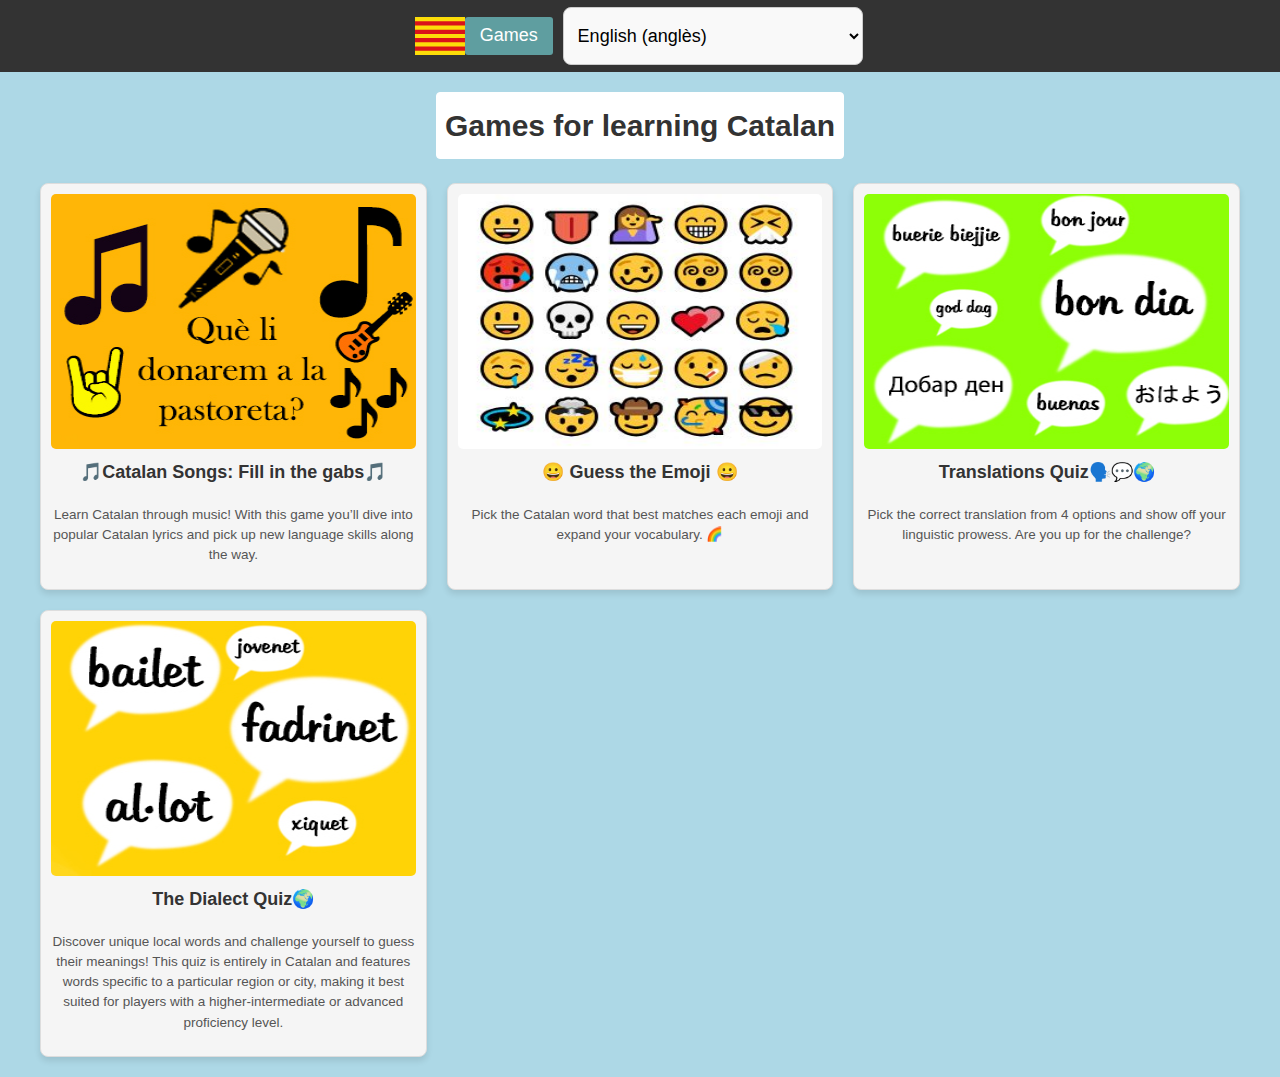
<file: LlenguaWeb/catalan.html>
<!DOCTYPE html>
<html lang="en">
<head>
    <meta charset="UTF-8">
    <meta name="viewport" content="width=device-width, initial-scale=1.0">
    <title>Language blogs</title>
    <link rel="icon" type="image/png" href="assets/images/Catalan_Flag.svg">
    <link rel="stylesheet" href="assets/css/style.css">
    <link rel="stylesheet" href="https://www.w3schools.com/w3css/4/w3.css">
    <script async src="https://pagead2.googlesyndication.com/pagead/js/adsbygoogle.js?client=ca-pub-4039443793441460"
     crossorigin="anonymous"></script>
     <script async custom-element="amp-auto-ads"
        src="https://cdn.ampproject.org/v0/amp-auto-ads-0.1.js">
    </script>
</head>
<body>
    <amp-auto-ads type="adsense"
        data-ad-client="ca-pub-4039443793441460">
    </amp-auto-ads>
    <header class="header">
        
        <!-- <div class="language-selector">
            <div class="header__name"> <img src="\assets\images\Catalan_Flag.svg" alt="Logo" class="header__logo"></div>
            <select id="language-select" aria-label="Select language" >
              
                <option value="en">English (anglès)</option>
                <option value="ca">Català</option>
                <option value="es">Español (castellà)</option>
                <option value="sv">Svenska (suec)</option>
            </select>
           
        </div> -->
        <div class = "header__dev-toggle">
            <button class="header__menu-toggle" aria-label="Toggle navigation">
                &#9776; 
            </button>
            </div>
        <nav class="header__nav">
            <div class="language-selector">
                <div class="header__name"> 
                    <img src="assets/images/Catalan_Flag.svg" alt="Logo" class="header__logo">
                    <div class="header__nav-item"> <a href="games.html" data-key="games">Games</a>
                    </div>
                </div>
                <select id="language-select" aria-label="Select language" >
                  
                    <option value="en">English (anglès)</option>
                    <option value="ca">Català</option>
                    <option value="es">Español (castellà)</option>
                    <option value="sv">Svenska (suec)</option>
                </select>
               
            </div>
       
        </nav>

    
        <main id="main-content">
            <!-- Content from each section will load here dynamically -->
        </main>

        <!-- <div id="gameFrame"></div> -->





        
    </header>


    <script src="assets/js/toggleMenu.js"></script>
    <script src="https://www.youtube.com/iframe_api"></script>
    <script src="assets/js/lyrics-data.js"></script> 
    <script src="assets/js/learn-lyrics.js"></script>
    <script src="assets/js/bon-dia.js"></script>
    <script src="assets/js/emoji-data.js"></script>
    <script src="assets/js/emoji-game.js"></script>
    
    <script src="assets/js/random-viccionari.js"></script>

    <script src="assets/js/language.js"></script>
    <script src="assets/js/nav.js"></script>
    <script src="assets/js/loadContent.js"></script> 

    
    <script src="assets/js/lyrics-selection.js"></script> 

    

    
</body>
</html>
</file>
<file: LlenguaWeb/assets/css/style.css>
@import url('layout.css');
@import url('games.css');
@import url('lyrics-selection.css');

@import url('song-lyrics.css');
@import url('emoji-game.css');
@import url('donation.css');
@import url('learn-lyrics.css');
@import url('wiktionary-tr-game.css');
</file>
